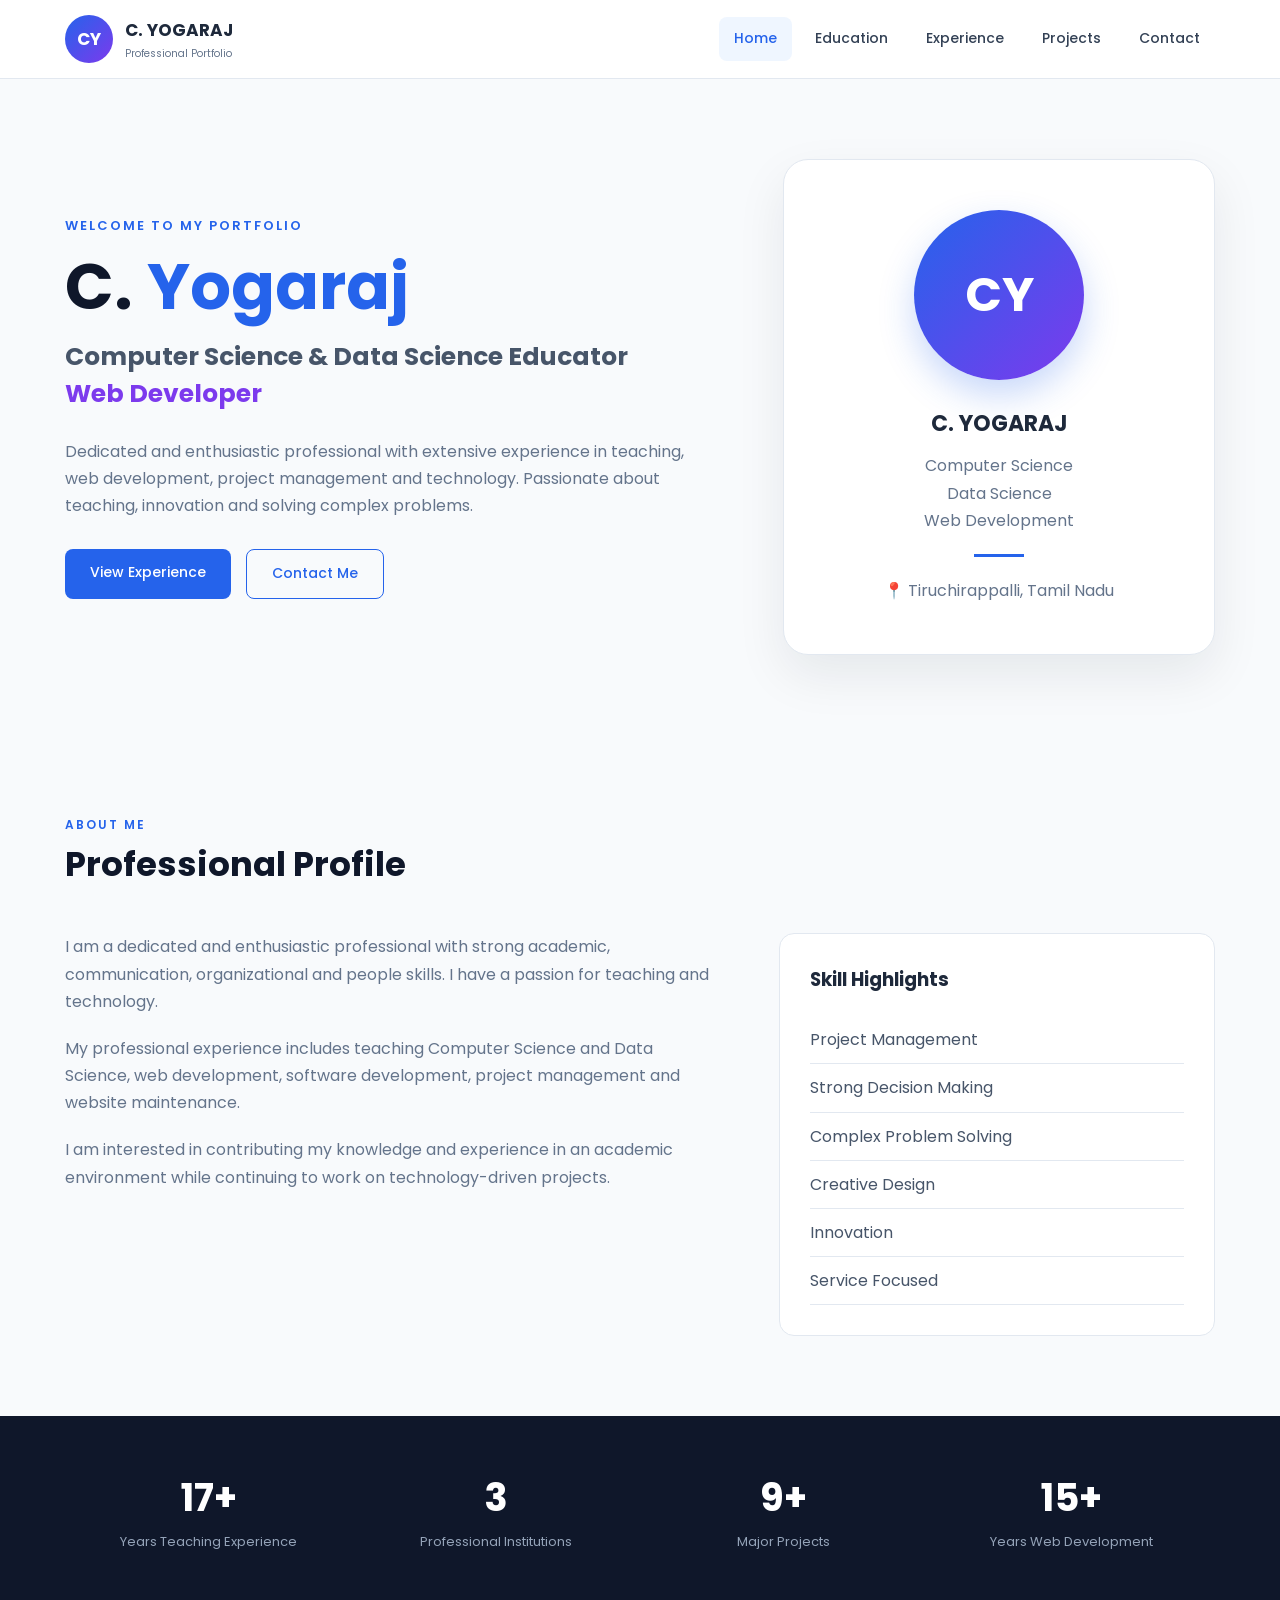
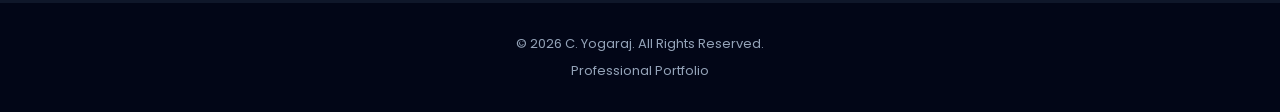
<file: index.html>
<!DOCTYPE html>
<html lang="en">
<head>
    <meta charset="UTF-8">
    <meta name="viewport" content="width=device-width, initial-scale=1.0">

    <title>C. Yogaraj | Portfolio</title>

    <link rel="stylesheet" href="style.css">

    <link rel="preconnect" href="https://fonts.googleapis.com">
    <link rel="preconnect" href="https://fonts.gstatic.com" crossorigin>
    <link href="https://fonts.googleapis.com/css2?family=Poppins:wght@300;400;500;600;700&display=swap" rel="stylesheet">
</head>

<body>

<!-- Navigation -->
<header>
    <nav class="navbar">

        <div class="logo">
            <span>CY</span>
            <div>
                <strong>C. YOGARAJ</strong>
                <small>Professional Portfolio</small>
            </div>
        </div>

        <ul class="nav-links">
            <li><a href="index.html" class="active">Home</a></li>
            <li><a href="education.html">Education</a></li>
            <li><a href="experience.html">Experience</a></li>
            <li><a href="projects.html">Projects</a></li>
            <li><a href="contact.html">Contact</a></li>
        </ul>

    </nav>
</header>


<!-- Hero Section -->
<section class="hero">

    <div class="hero-content">

        <p class="welcome">WELCOME TO MY PORTFOLIO</p>

        <h1>
            C. <span>Yogaraj</span>
        </h1>

        <h2>
            Computer Science & Data Science Educator
            <br>
            <span>Web Developer</span>
        </h2>

        <p class="hero-text">
            Dedicated and enthusiastic professional with extensive experience
            in teaching, web development, project management and technology.
            Passionate about teaching, innovation and solving complex problems.
        </p>

        <div class="hero-buttons">
            <a href="experience.html" class="btn">View Experience</a>
            <a href="contact.html" class="btn btn-outline">Contact Me</a>
        </div>

    </div>


    <div class="hero-card">

        <div class="profile-circle">
            CY
        </div>

        <h3>C. YOGARAJ</h3>

        <p>
            Computer Science<br>
            Data Science<br>
            Web Development
        </p>

        <div class="mini-line"></div>

        <p class="location">
            📍 Tiruchirappalli, Tamil Nadu
        </p>

    </div>

</section>


<!-- About -->
<section class="section">

    <div class="section-title">
        <p>ABOUT ME</p>
        <h2>Professional Profile</h2>
    </div>

    <div class="about-grid">

        <div class="about-text">

            <p>
                I am a dedicated and enthusiastic professional with strong
                academic, communication, organizational and people skills.
                I have a passion for teaching and technology.
            </p>

            <p>
                My professional experience includes teaching Computer Science
                and Data Science, web development, software development,
                project management and website maintenance.
            </p>

            <p>
                I am interested in contributing my knowledge and experience
                in an academic environment while continuing to work on
                technology-driven projects.
            </p>

        </div>


        <div class="skills-box">

            <h3>Skill Highlights</h3>

            <div class="skill-item">
                <span>Project Management</span>
            </div>

            <div class="skill-item">
                <span>Strong Decision Making</span>
            </div>

            <div class="skill-item">
                <span>Complex Problem Solving</span>
            </div>

            <div class="skill-item">
                <span>Creative Design</span>
            </div>

            <div class="skill-item">
                <span>Innovation</span>
            </div>

            <div class="skill-item">
                <span>Service Focused</span>
            </div>

        </div>

    </div>

</section>


<!-- Quick Stats -->
<section class="stats-section">

    <div class="stat">
        <h2>17+</h2>
        <p>Years Teaching Experience</p>
    </div>

    <div class="stat">
        <h2>3</h2>
        <p>Professional Institutions</p>
    </div>

    <div class="stat">
        <h2>9+</h2>
        <p>Major Projects</p>
    </div>

    <div class="stat">
        <h2>15+</h2>
        <p>Years Web Development</p>
    </div>

</section>


<!-- Footer -->
<footer>
    <p>© 2026 C. Yogaraj. All Rights Reserved.</p>
    <p>Professional Portfolio</p>
</footer>

</body>
</html>
</file>
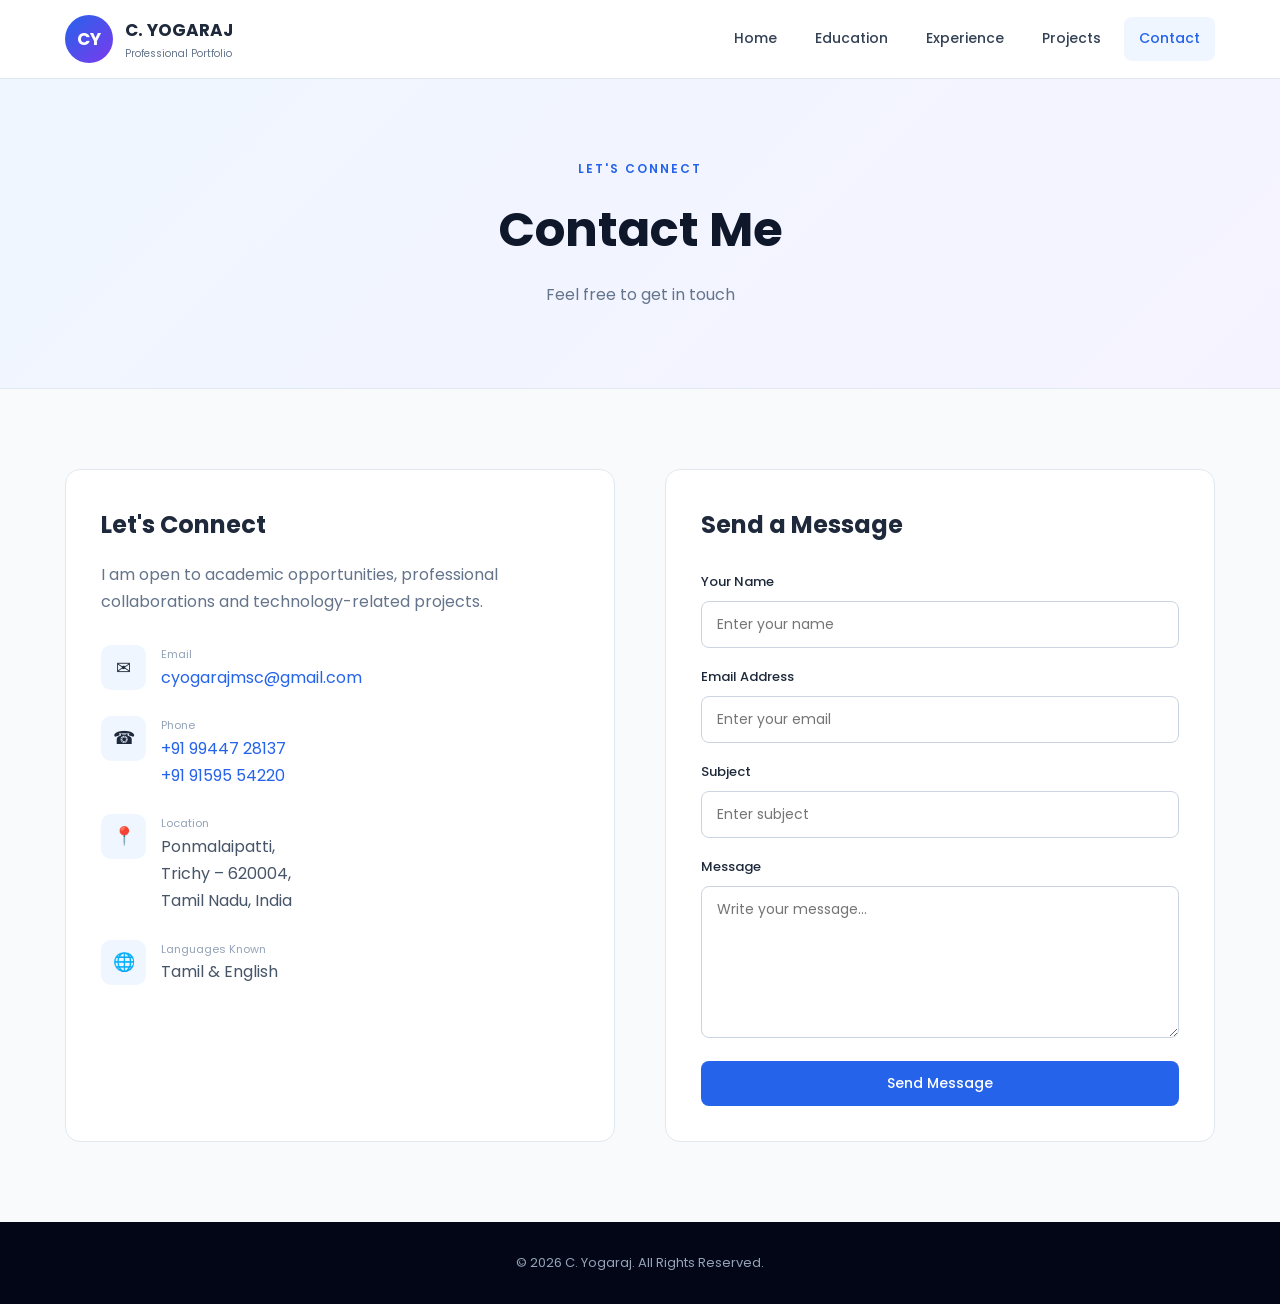
<file: contact.html>
<!DOCTYPE html>
<html lang="en">

<head>

    <meta charset="UTF-8">
    <meta name="viewport" content="width=device-width, initial-scale=1.0">

    <title>Contact | C. Yogaraj</title>

    <link rel="stylesheet" href="style.css">

    <link rel="preconnect" href="https://fonts.googleapis.com">
    <link rel="preconnect" href="https://fonts.gstatic.com" crossorigin>

    <link href="https://fonts.googleapis.com/css2?family=Poppins:wght@300;400;500;600;700&display=swap"
          rel="stylesheet">

</head>

<body>


<header>

    <nav class="navbar">

        <div class="logo">

            <span>CY</span>

            <div>
                <strong>C. YOGARAJ</strong>
                <small>Professional Portfolio</small>
            </div>

        </div>

        <ul class="nav-links">

            <li>
                <a href="index.html">Home</a>
            </li>

            <li>
                <a href="education.html">Education</a>
            </li>

            <li>
                <a href="experience.html">Experience</a>
            </li>

            <li>
                <a href="projects.html">Projects</a>
            </li>

            <li>
                <a href="contact.html" class="active">Contact</a>
            </li>

        </ul>

    </nav>

</header>


<section class="page-banner">

    <p>LET'S CONNECT</p>

    <h1>Contact Me</h1>

    <span>
        Feel free to get in touch
    </span>

</section>


<section class="section contact-section">


    <div class="contact-grid">


        <!-- Contact Details -->

        <div class="contact-info">

            <h2>
                Let's Connect
            </h2>

            <p>
                I am open to academic opportunities, professional
                collaborations and technology-related projects.
            </p>


            <div class="contact-item">

                <div class="contact-icon">
                    ✉
                </div>

                <div>
                    <small>Email</small>

                    <a href="mailto:cyogarajmsc@gmail.com">
                        cyogarajmsc@gmail.com
                    </a>
                </div>

            </div>


            <div class="contact-item">

                <div class="contact-icon">
                    ☎
                </div>

                <div>
                    <small>Phone</small>

                    <a href="tel:+919944728137">
                        +91 99447 28137
                    </a>

                    <a href="tel:+919159554220">
                        +91 91595 54220
                    </a>

                </div>

            </div>


            <div class="contact-item">

                <div class="contact-icon">
                    📍
                </div>

                <div>

                    <small>Location</small>

                    <p>
                        Ponmalaipatti,<br>
                        Trichy – 620004,<br>
                        Tamil Nadu, India
                    </p>

                </div>

            </div>


            <div class="contact-item">

                <div class="contact-icon">
                    🌐
                </div>

                <div>

                    <small>Languages Known</small>

                    <p>
                        Tamil & English
                    </p>

                </div>

            </div>

        </div>


        <!-- Contact Form -->

        <div class="contact-form">

            <h2>
                Send a Message
            </h2>

            <form action="#" method="post">

                <label>Your Name</label>

                <input
                    type="text"
                    name="name"
                    placeholder="Enter your name"
                    required
                >


                <label>Email Address</label>

                <input
                    type="email"
                    name="email"
                    placeholder="Enter your email"
                    required
                >


                <label>Subject</label>

                <input
                    type="text"
                    name="subject"
                    placeholder="Enter subject"
                >


                <label>Message</label>

                <textarea
                    name="message"
                    rows="6"
                    placeholder="Write your message..."
                    required
                ></textarea>


                <button type="submit" class="btn">
                    Send Message
                </button>

            </form>

        </div>


    </div>

</section>


<footer>

    <p>© 2026 C. Yogaraj. All Rights Reserved.</p>

</footer>


</body>
</html>
</file>
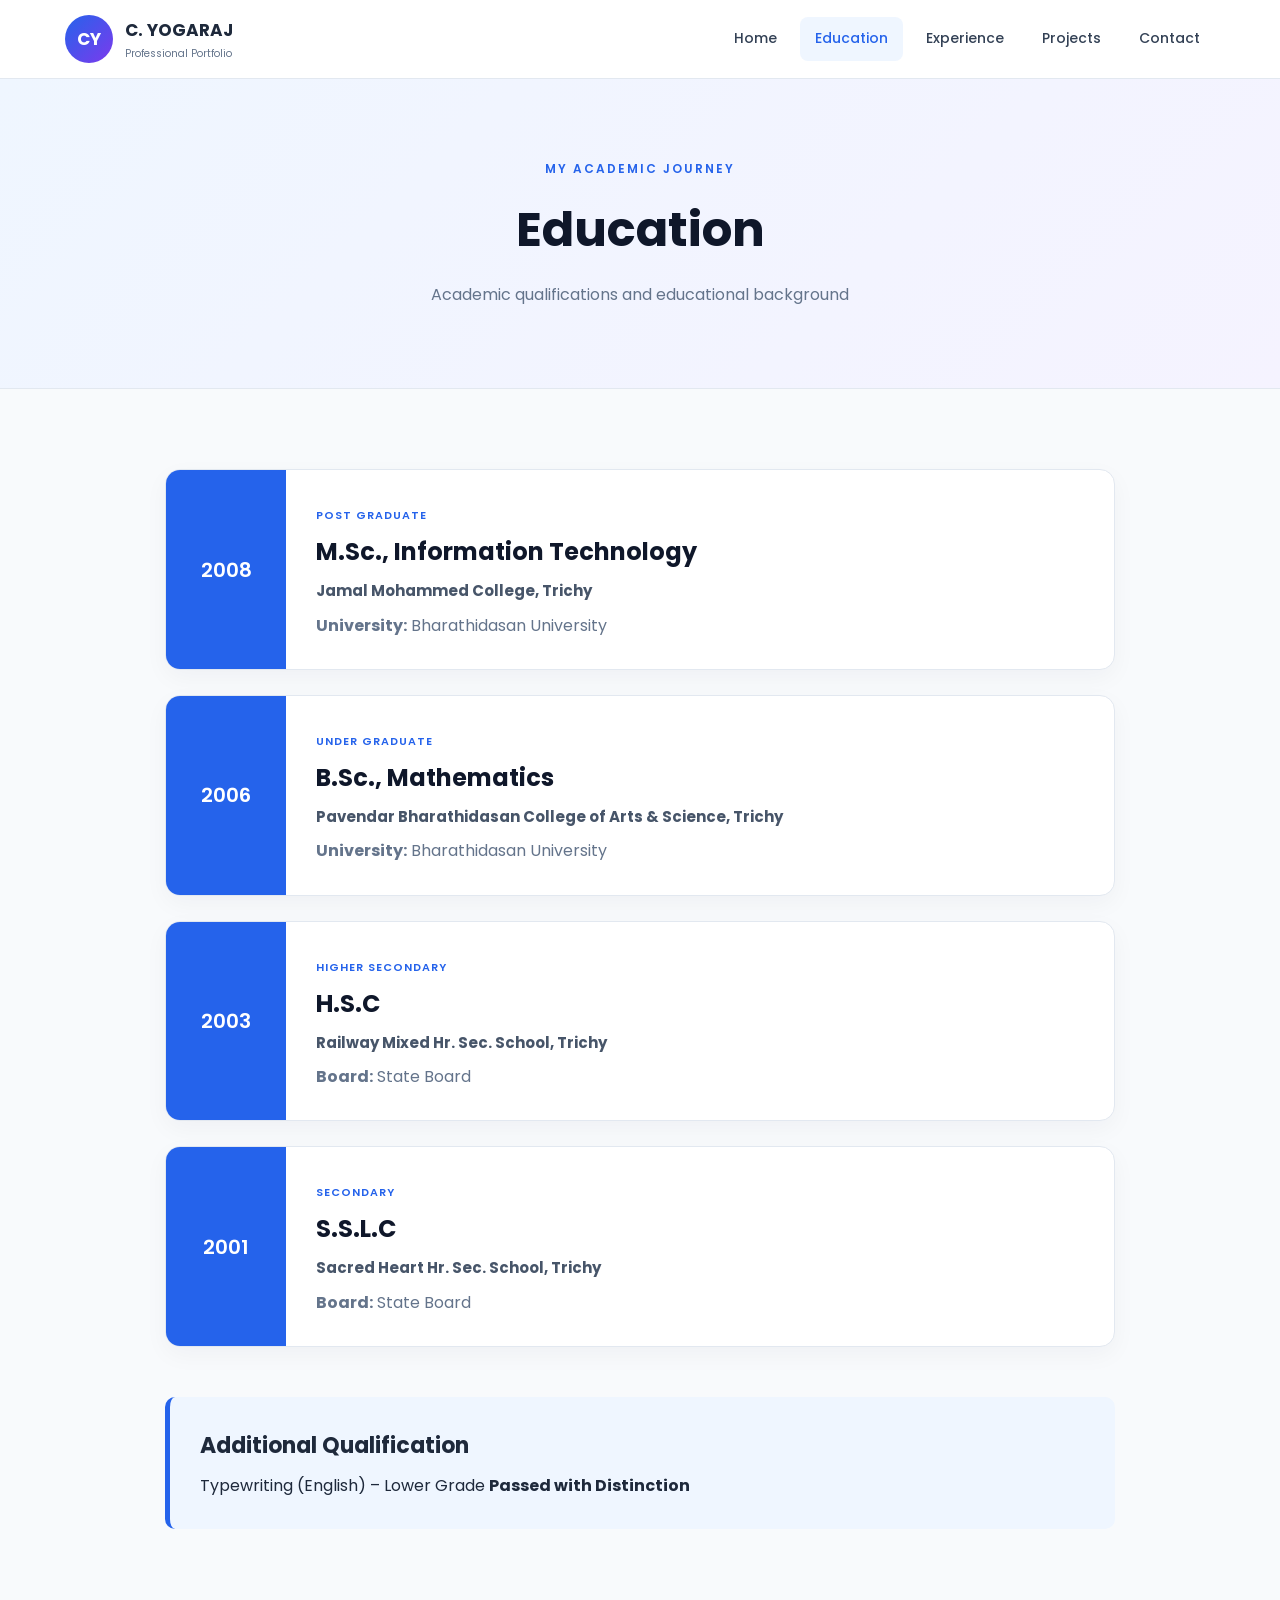
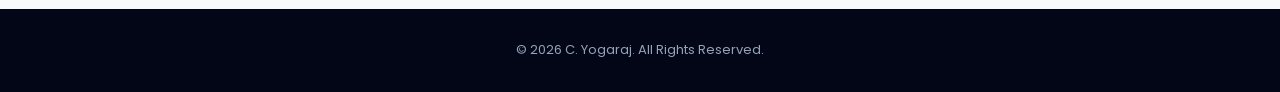
<file: education.html>
<!DOCTYPE html>
<html lang="en">

<head>

    <meta charset="UTF-8">
    <meta name="viewport" content="width=device-width, initial-scale=1.0">

    <title>Education | C. Yogaraj</title>

    <link rel="stylesheet" href="style.css">

    <link rel="preconnect" href="https://fonts.googleapis.com">
    <link rel="preconnect" href="https://fonts.gstatic.com" crossorigin>

    <link href="https://fonts.googleapis.com/css2?family=Poppins:wght@300;400;500;600;700&display=swap"
          rel="stylesheet">

</head>

<body>


<header>

    <nav class="navbar">

        <div class="logo">

            <span>CY</span>

            <div>
                <strong>C. YOGARAJ</strong>
                <small>Professional Portfolio</small>
            </div>

        </div>

        <ul class="nav-links">

            <li>
                <a href="index.html">Home</a>
            </li>

            <li>
                <a href="education.html" class="active">Education</a>
            </li>

            <li>
                <a href="experience.html">Experience</a>
            </li>

            <li>
                <a href="projects.html">Projects</a>
            </li>

            <li>
                <a href="contact.html">Contact</a>
            </li>

        </ul>

    </nav>

</header>


<!-- Page Banner -->

<section class="page-banner">

    <p>MY ACADEMIC JOURNEY</p>

    <h1>Education</h1>

    <span>
        Academic qualifications and educational background
    </span>

</section>


<!-- Education -->

<section class="section">

    <div class="education-container">


        <!-- M.Sc -->

        <div class="education-card">

            <div class="education-year">
                2008
            </div>

            <div class="education-content">

                <span class="education-level">
                    POST GRADUATE
                </span>

                <h2>M.Sc., Information Technology</h2>

                <h3>
                    Jamal Mohammed College, Trichy
                </h3>

                <p>
                    <strong>University:</strong>
                    Bharathidasan University
                </p>

            </div>

        </div>


        <!-- B.Sc -->

        <div class="education-card">

            <div class="education-year">
                2006
            </div>

            <div class="education-content">

                <span class="education-level">
                    UNDER GRADUATE
                </span>

                <h2>B.Sc., Mathematics</h2>

                <h3>
                    Pavendar Bharathidasan College of Arts & Science, Trichy
                </h3>

                <p>
                    <strong>University:</strong>
                    Bharathidasan University
                </p>

            </div>

        </div>


        <!-- HSC -->

        <div class="education-card">

            <div class="education-year">
                2003
            </div>

            <div class="education-content">

                <span class="education-level">
                    HIGHER SECONDARY
                </span>

                <h2>H.S.C</h2>

                <h3>
                    Railway Mixed Hr. Sec. School, Trichy
                </h3>

                <p>
                    <strong>Board:</strong>
                    State Board
                </p>

            </div>

        </div>


        <!-- SSLC -->

        <div class="education-card">

            <div class="education-year">
                2001
            </div>

            <div class="education-content">

                <span class="education-level">
                    SECONDARY
                </span>

                <h2>S.S.L.C</h2>

                <h3>
                    Sacred Heart Hr. Sec. School, Trichy
                </h3>

                <p>
                    <strong>Board:</strong>
                    State Board
                </p>

            </div>

        </div>


    </div>


    <!-- Additional Qualification -->

    <div class="additional-box">

        <h2>Additional Qualification</h2>

        <p>
            Typewriting (English) – Lower Grade
            <strong>Passed with Distinction</strong>
        </p>

    </div>

</section>


<footer>

    <p>© 2026 C. Yogaraj. All Rights Reserved.</p>

</footer>


</body>
</html>
</file>
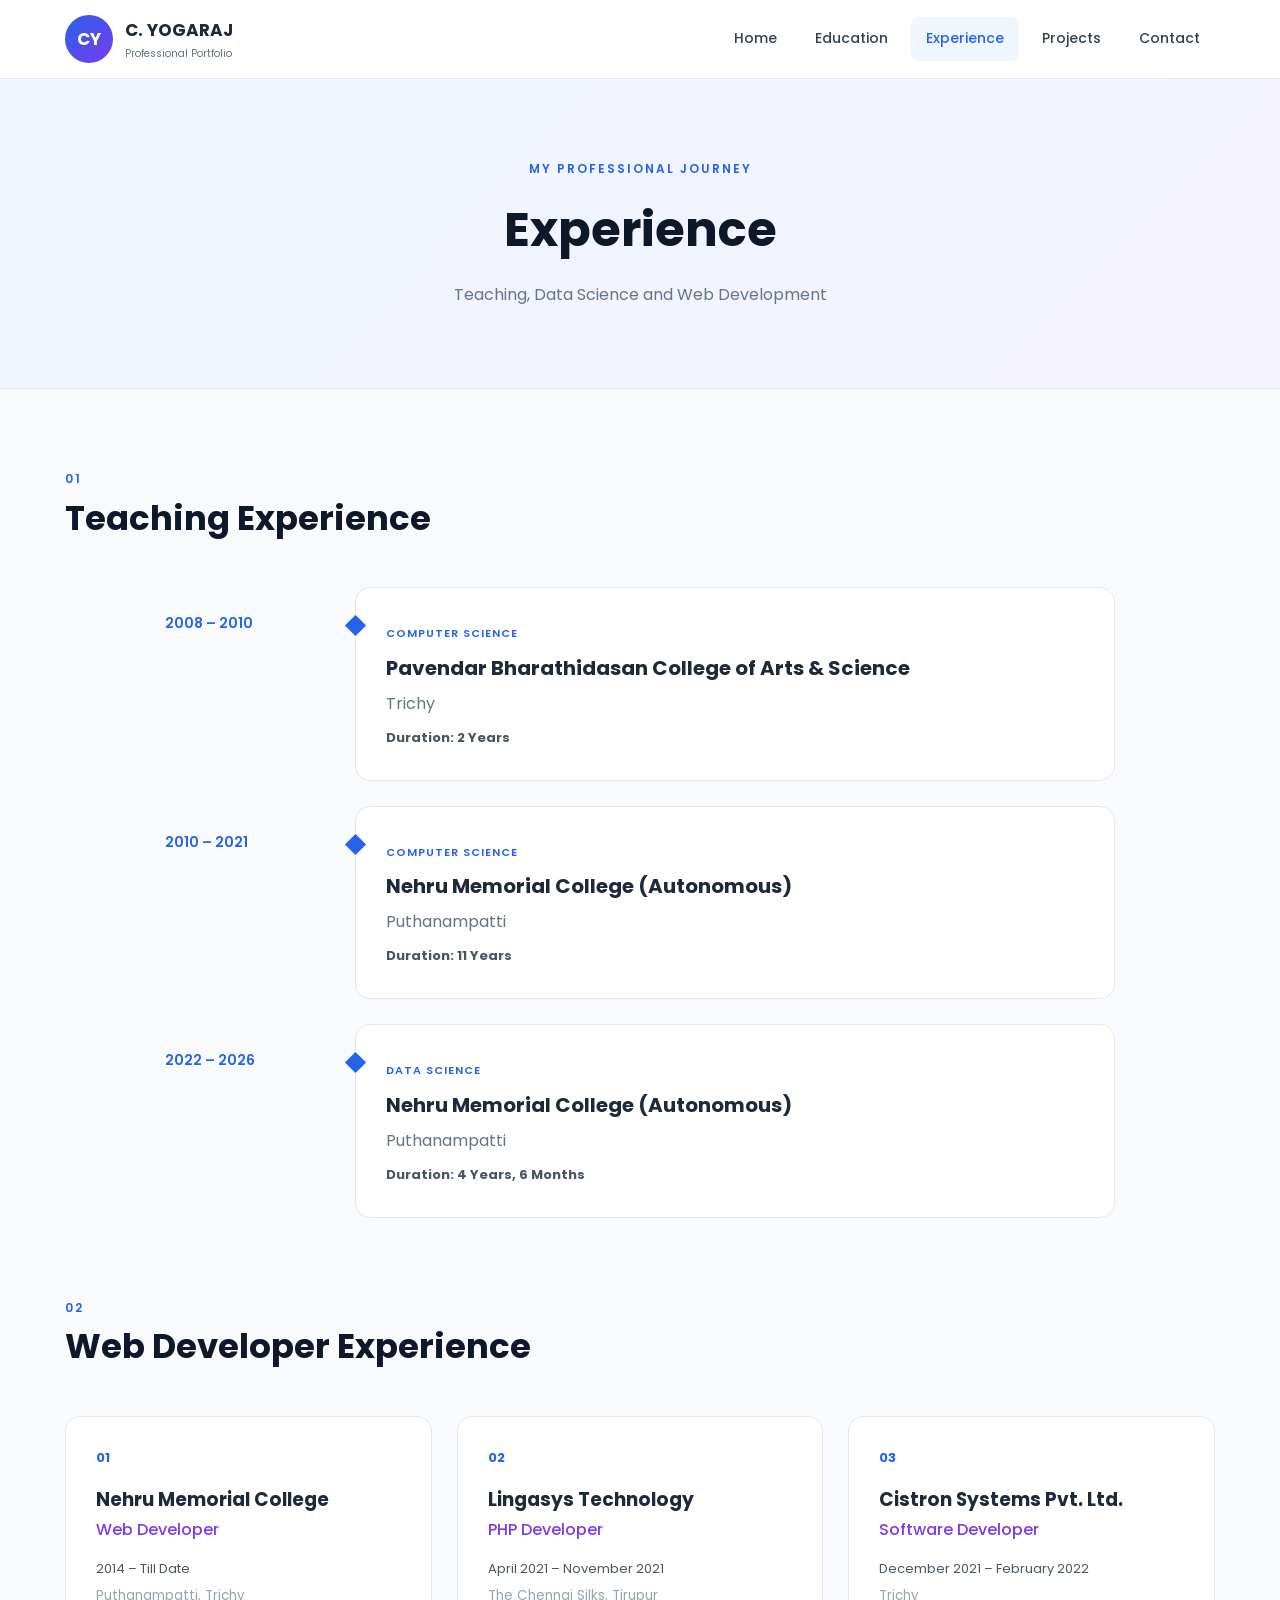
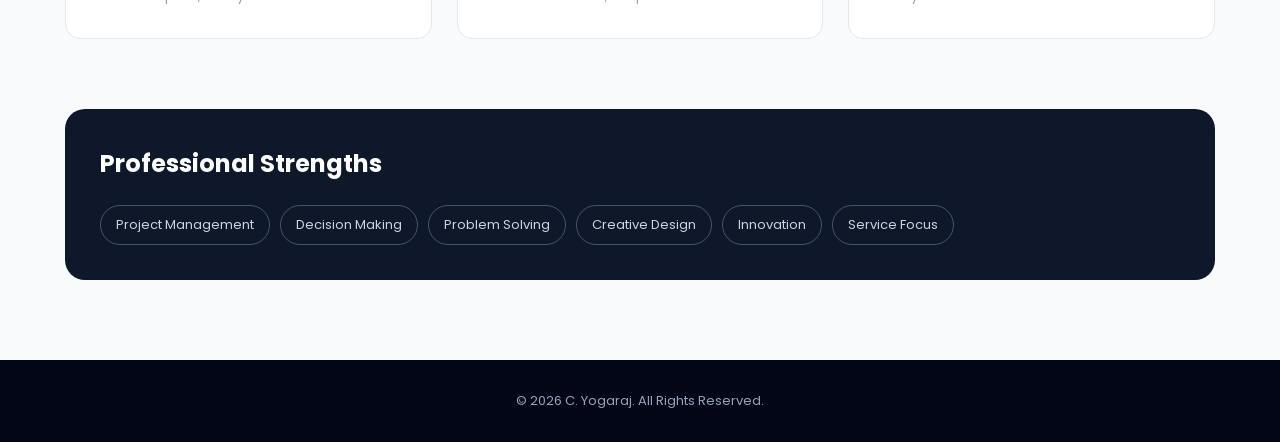
<file: experience.html>
<!DOCTYPE html>
<html lang="en">

<head>

    <meta charset="UTF-8">
    <meta name="viewport" content="width=device-width, initial-scale=1.0">

    <title>Experience | C. Yogaraj</title>

    <link rel="stylesheet" href="style.css">

    <link rel="preconnect" href="https://fonts.googleapis.com">
    <link rel="preconnect" href="https://fonts.gstatic.com" crossorigin>

    <link href="https://fonts.googleapis.com/css2?family=Poppins:wght@300;400;500;600;700&display=swap"
          rel="stylesheet">

</head>

<body>


<header>

    <nav class="navbar">

        <div class="logo">

            <span>CY</span>

            <div>
                <strong>C. YOGARAJ</strong>
                <small>Professional Portfolio</small>
            </div>

        </div>

        <ul class="nav-links">

            <li>
                <a href="index.html">Home</a>
            </li>

            <li>
                <a href="education.html">Education</a>
            </li>

            <li>
                <a href="experience.html" class="active">Experience</a>
            </li>

            <li>
                <a href="projects.html">Projects</a>
            </li>

            <li>
                <a href="contact.html">Contact</a>
            </li>

        </ul>

    </nav>

</header>


<section class="page-banner">

    <p>MY PROFESSIONAL JOURNEY</p>

    <h1>Experience</h1>

    <span>
        Teaching, Data Science and Web Development
    </span>

</section>


<section class="section">


    <div class="section-title">

        <p>01</p>

        <h2>Teaching Experience</h2>

    </div>


    <div class="timeline">


        <!-- Experience 1 -->

        <div class="timeline-item">

            <div class="timeline-date">
                2008 – 2010
            </div>

            <div class="timeline-content">

                <span>COMPUTER SCIENCE</span>

                <h2>
                    Pavendar Bharathidasan College
                    of Arts & Science
                </h2>

                <p>
                    Trichy
                </p>

                <strong>
                    Duration: 2 Years
                </strong>

            </div>

        </div>


        <!-- Experience 2 -->

        <div class="timeline-item">

            <div class="timeline-date">
                2010 – 2021
            </div>

            <div class="timeline-content">

                <span>COMPUTER SCIENCE</span>

                <h2>
                    Nehru Memorial College
                    (Autonomous)
                </h2>

                <p>
                    Puthanampatti
                </p>

                <strong>
                    Duration: 11 Years
                </strong>

            </div>

        </div>


        <!-- Experience 3 -->

        <div class="timeline-item">

            <div class="timeline-date">
                2022 – 2026
            </div>

            <div class="timeline-content">

                <span>DATA SCIENCE</span>

                <h2>
                    Nehru Memorial College
                    (Autonomous)
                </h2>

                <p>
                    Puthanampatti
                </p>

                <strong>
                    Duration: 4 Years, 6 Months
                </strong>

            </div>

        </div>

    </div>


    <!-- Web Developer -->

    <div class="section-title experience-title">

        <p>02</p>

        <h2>Web Developer Experience</h2>

    </div>


    <div class="developer-grid">


        <div class="developer-card">

            <div class="number">
                01
            </div>

            <h3>
                Nehru Memorial College
            </h3>

            <p>
                Web Developer
            </p>

            <span>
                2014 – Till Date
            </span>

            <small>
                Puthanampatti, Trichy
            </small>

        </div>


        <div class="developer-card">

            <div class="number">
                02
            </div>

            <h3>
                Lingasys Technology
            </h3>

            <p>
                PHP Developer
            </p>

            <span>
                April 2021 – November 2021
            </span>

            <small>
                The Chennai Silks, Tirupur
            </small>

        </div>


        <div class="developer-card">

            <div class="number">
                03
            </div>

            <h3>
                Cistron Systems Pvt. Ltd.
            </h3>

            <p>
                Software Developer
            </p>

            <span>
                December 2021 – February 2022
            </span>

            <small>
                Trichy
            </small>

        </div>


    </div>


    <!-- Skills -->

    <div class="skills-section">

        <h2>Professional Strengths</h2>

        <div class="skills-list">

            <span>Project Management</span>
            <span>Decision Making</span>
            <span>Problem Solving</span>
            <span>Creative Design</span>
            <span>Innovation</span>
            <span>Service Focus</span>

        </div>

    </div>


</section>


<footer>

    <p>© 2026 C. Yogaraj. All Rights Reserved.</p>

</footer>


</body>
</html>
</file>
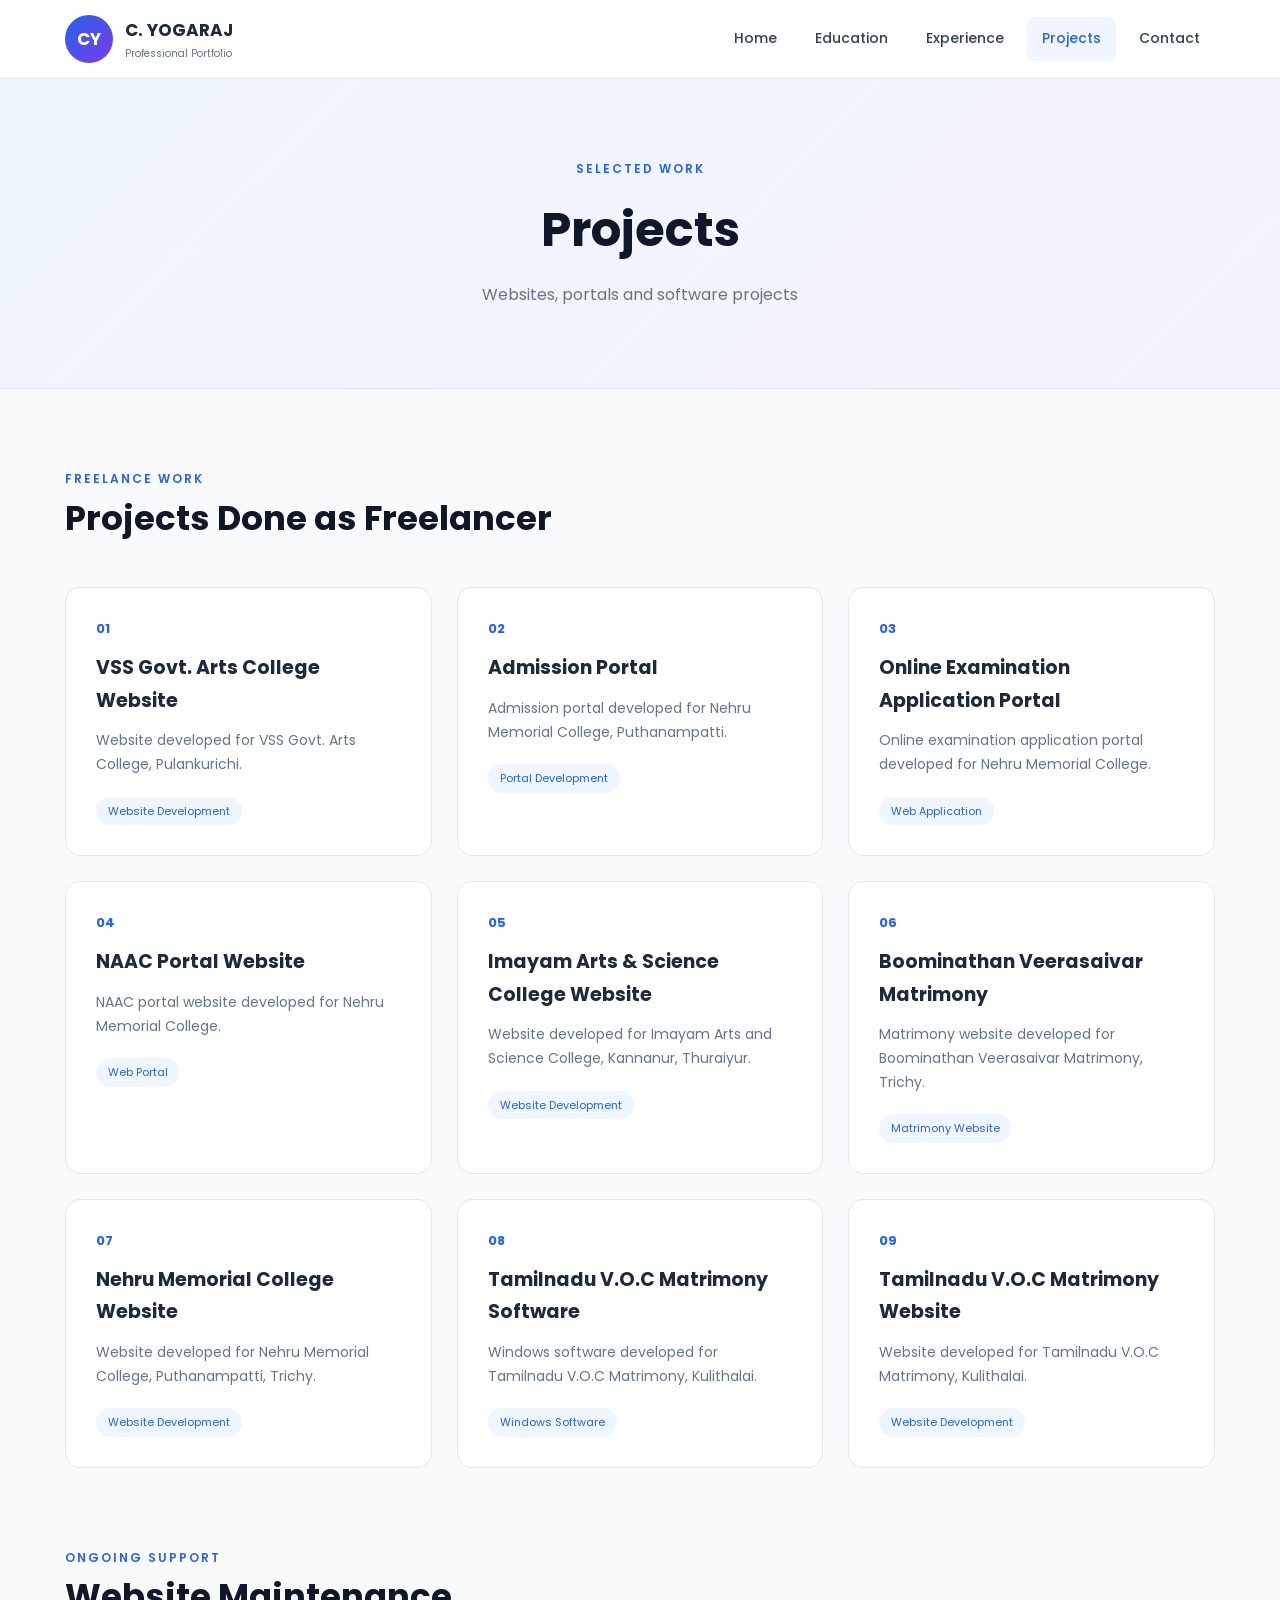
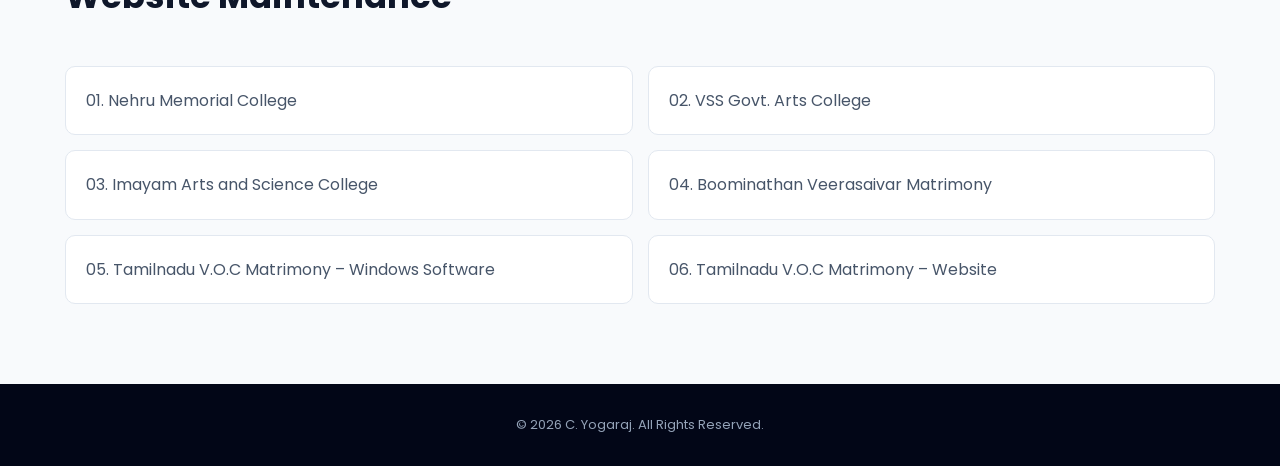
<file: projects.html>
<!DOCTYPE html>
<html lang="en">

<head>

    <meta charset="UTF-8">
    <meta name="viewport" content="width=device-width, initial-scale=1.0">

    <title>Projects | C. Yogaraj</title>

    <link rel="stylesheet" href="style.css">

    <link rel="preconnect" href="https://fonts.googleapis.com">
    <link rel="preconnect" href="https://fonts.gstatic.com" crossorigin>

    <link href="https://fonts.googleapis.com/css2?family=Poppins:wght@300;400;500;600;700&display=swap"
          rel="stylesheet">

</head>

<body>


<header>

    <nav class="navbar">

        <div class="logo">

            <span>CY</span>

            <div>
                <strong>C. YOGARAJ</strong>
                <small>Professional Portfolio</small>
            </div>

        </div>

        <ul class="nav-links">

            <li>
                <a href="index.html">Home</a>
            </li>

            <li>
                <a href="education.html">Education</a>
            </li>

            <li>
                <a href="experience.html">Experience</a>
            </li>

            <li>
                <a href="projects.html" class="active">Projects</a>
            </li>

            <li>
                <a href="contact.html">Contact</a>
            </li>

        </ul>

    </nav>

</header>


<section class="page-banner">

    <p>SELECTED WORK</p>

    <h1>Projects</h1>

    <span>
        Websites, portals and software projects
    </span>

</section>


<section class="section">


    <div class="section-title">

        <p>FREELANCE WORK</p>

        <h2>Projects Done as Freelancer</h2>

    </div>


    <div class="project-grid">


        <div class="project-card">

            <div class="project-number">
                01
            </div>

            <h3>
                VSS Govt. Arts College Website
            </h3>

            <p>
                Website developed for VSS Govt. Arts College,
                Pulankurichi.
            </p>

            <span>Website Development</span>

        </div>


        <div class="project-card">

            <div class="project-number">
                02
            </div>

            <h3>
                Admission Portal
            </h3>

            <p>
                Admission portal developed for Nehru Memorial College,
                Puthanampatti.
            </p>

            <span>Portal Development</span>

        </div>


        <div class="project-card">

            <div class="project-number">
                03
            </div>

            <h3>
                Online Examination Application Portal
            </h3>

            <p>
                Online examination application portal developed for
                Nehru Memorial College.
            </p>

            <span>Web Application</span>

        </div>


        <div class="project-card">

            <div class="project-number">
                04
            </div>

            <h3>
                NAAC Portal Website
            </h3>

            <p>
                NAAC portal website developed for Nehru Memorial College.
            </p>

            <span>Web Portal</span>

        </div>


        <div class="project-card">

            <div class="project-number">
                05
            </div>

            <h3>
                Imayam Arts & Science College Website
            </h3>

            <p>
                Website developed for Imayam Arts and Science College,
                Kannanur, Thuraiyur.
            </p>

            <span>Website Development</span>

        </div>


        <div class="project-card">

            <div class="project-number">
                06
            </div>

            <h3>
                Boominathan Veerasaivar Matrimony
            </h3>

            <p>
                Matrimony website developed for Boominathan
                Veerasaivar Matrimony, Trichy.
            </p>

            <span>Matrimony Website</span>

        </div>


        <div class="project-card">

            <div class="project-number">
                07
            </div>

            <h3>
                Nehru Memorial College Website
            </h3>

            <p>
                Website developed for Nehru Memorial College,
                Puthanampatti, Trichy.
            </p>

            <span>Website Development</span>

        </div>


        <div class="project-card">

            <div class="project-number">
                08
            </div>

            <h3>
                Tamilnadu V.O.C Matrimony Software
            </h3>

            <p>
                Windows software developed for Tamilnadu V.O.C
                Matrimony, Kulithalai.
            </p>

            <span>Windows Software</span>

        </div>


        <div class="project-card">

            <div class="project-number">
                09
            </div>

            <h3>
                Tamilnadu V.O.C Matrimony Website
            </h3>

            <p>
                Website developed for Tamilnadu V.O.C Matrimony,
                Kulithalai.
            </p>

            <span>Website Development</span>

        </div>


    </div>


    <!-- Website Maintenance -->

    <div class="section-title project-maintenance">

        <p>ONGOING SUPPORT</p>

        <h2>Website Maintenance</h2>

    </div>


    <div class="maintenance-grid">

        <div>01. Nehru Memorial College</div>

        <div>02. VSS Govt. Arts College</div>

        <div>03. Imayam Arts and Science College</div>

        <div>04. Boominathan Veerasaivar Matrimony</div>

        <div>05. Tamilnadu V.O.C Matrimony – Windows Software</div>

        <div>06. Tamilnadu V.O.C Matrimony – Website</div>

    </div>


</section>


<footer>

    <p>© 2026 C. Yogaraj. All Rights Reserved.</p>

</footer>


</body>
</html>
</file>
<file: style.css>
* {
    margin: 0;
    padding: 0;
    box-sizing: border-box;
}

html {
    scroll-behavior: smooth;
}

body {
    font-family: 'Poppins', sans-serif;
    color: #1e293b;
    background: #f8fafc;
    line-height: 1.7;
}


/* =========================
   NAVIGATION
========================= */

header {
    background: #ffffff;
    border-bottom: 1px solid #e2e8f0;
    position: sticky;
    top: 0;
    z-index: 1000;
}

.navbar {
    max-width: 1200px;
    margin: auto;
    min-height: 78px;
    padding: 0 25px;

    display: flex;
    align-items: center;
    justify-content: space-between;
}

.logo {
    display: flex;
    align-items: center;
    gap: 12px;
}

.logo > span {
    width: 48px;
    height: 48px;

    display: flex;
    align-items: center;
    justify-content: center;

    border-radius: 50%;

    background: linear-gradient(135deg, #2563eb, #7c3aed);

    color: white;
    font-size: 17px;
    font-weight: 700;
}

.logo strong {
    display: block;
    font-size: 17px;
}

.logo small {
    display: block;
    color: #64748b;
    font-size: 10px;
}


.nav-links {
    display: flex;
    gap: 8px;
    list-style: none;
}

.nav-links a {
    display: block;
    padding: 10px 15px;

    text-decoration: none;
    color: #334155;

    font-size: 14px;
    font-weight: 500;

    border-radius: 8px;

    transition: 0.3s;
}

.nav-links a:hover,
.nav-links a.active {
    background: #eff6ff;
    color: #2563eb;
}


/* =========================
   HERO
========================= */

.hero {
    max-width: 1200px;
    min-height: 620px;

    margin: auto;
    padding: 80px 25px;

    display: grid;
    grid-template-columns: 1.5fr 1fr;
    align-items: center;
    gap: 70px;
}

.welcome {
    color: #2563eb;
    font-size: 13px;
    font-weight: 600;
    letter-spacing: 2px;
}

.hero h1 {
    font-size: 64px;
    line-height: 1.1;
    margin: 15px 0;
    color: #0f172a;
}

.hero h1 span {
    color: #2563eb;
}

.hero h2 {
    font-size: 25px;
    line-height: 1.5;
    color: #475569;
}

.hero h2 span {
    color: #7c3aed;
}

.hero-text {
    max-width: 650px;
    margin: 25px 0;

    color: #64748b;
    font-size: 16px;
}


.hero-buttons {
    display: flex;
    gap: 15px;
    margin-top: 30px;
}


/* =========================
   BUTTONS
========================= */

.btn {
    display: inline-block;

    padding: 12px 25px;

    border: none;
    border-radius: 8px;

    background: #2563eb;
    color: white;

    text-decoration: none;
    font-family: inherit;
    font-size: 14px;
    font-weight: 500;

    cursor: pointer;

    transition: 0.3s;
}

.btn:hover {
    background: #1d4ed8;
    transform: translateY(-2px);
}

.btn-outline {
    background: transparent;
    color: #2563eb;
    border: 1px solid #2563eb;
}

.btn-outline:hover {
    background: #2563eb;
    color: white;
}


/* =========================
   HERO CARD
========================= */

.hero-card {
    background: white;

    padding: 50px 30px;

    text-align: center;

    border-radius: 25px;

    box-shadow: 0 20px 50px rgba(15, 23, 42, 0.08);

    border: 1px solid #e2e8f0;
}

.profile-circle {
    width: 170px;
    height: 170px;

    margin: auto;

    display: flex;
    align-items: center;
    justify-content: center;

    border-radius: 50%;

    background: linear-gradient(
        135deg,
        #2563eb,
        #7c3aed
    );

    color: white;

    font-size: 48px;
    font-weight: 700;

    box-shadow: 0 15px 35px rgba(37, 99, 235, 0.25);
}

.hero-card h3 {
    margin-top: 25px;
    font-size: 22px;
}

.hero-card p {
    color: #64748b;
    margin-top: 10px;
}

.mini-line {
    width: 50px;
    height: 3px;

    margin: 20px auto;

    background: #2563eb;
}


/* =========================
   SECTIONS
========================= */

.section {
    max-width: 1200px;

    margin: auto;

    padding: 80px 25px;
}

.section-title {
    margin-bottom: 40px;
}

.section-title p {
    color: #2563eb;

    font-size: 12px;
    font-weight: 600;

    letter-spacing: 2px;
}

.section-title h2 {
    font-size: 34px;
    color: #0f172a;
}


/* =========================
   ABOUT
========================= */

.about-grid {
    display: grid;
    grid-template-columns: 1.5fr 1fr;

    gap: 60px;
}

.about-text p {
    margin-bottom: 20px;
    color: #64748b;
}


.skills-box {
    background: white;

    padding: 30px;

    border-radius: 15px;

    border: 1px solid #e2e8f0;
}

.skills-box h3 {
    margin-bottom: 20px;
}

.skill-item {
    padding: 10px 0;

    border-bottom: 1px solid #e2e8f0;

    color: #475569;
}


/* =========================
   STATS
========================= */

.stats-section {
    background: #0f172a;

    display: grid;
    grid-template-columns: repeat(4, 1fr);

    padding: 50px max(25px, calc((100% - 1150px) / 2));

    text-align: center;
}

.stat h2 {
    color: white;
    font-size: 38px;
}

.stat p {
    color: #94a3b8;
    font-size: 13px;
}


/* =========================
   PAGE BANNER
========================= */

.page-banner {
    padding: 80px 25px;

    text-align: center;

    background:
        linear-gradient(
            135deg,
            #eff6ff,
            #f5f3ff
        );

    border-bottom: 1px solid #e2e8f0;
}

.page-banner p {
    color: #2563eb;

    font-size: 12px;
    font-weight: 600;

    letter-spacing: 2px;
}

.page-banner h1 {
    margin: 10px 0;

    color: #0f172a;

    font-size: 48px;
}

.page-banner span {
    color: #64748b;
}


/* =========================
   EDUCATION
========================= */

.education-container {
    max-width: 950px;
    margin: auto;
}

.education-card {
    display: grid;
    grid-template-columns: 120px 1fr;

    background: white;

    margin-bottom: 25px;

    border-radius: 15px;

    border: 1px solid #e2e8f0;

    overflow: hidden;

    box-shadow: 0 8px 25px rgba(15, 23, 42, 0.04);
}

.education-year {
    display: flex;
    align-items: center;
    justify-content: center;

    background: #2563eb;

    color: white;

    font-size: 20px;
    font-weight: 600;
}

.education-content {
    padding: 30px;
}

.education-level {
    color: #2563eb;

    font-size: 11px;
    font-weight: 600;

    letter-spacing: 1px;
}

.education-content h2 {
    margin: 5px 0;

    color: #0f172a;
}

.education-content h3 {
    color: #475569;
    font-size: 15px;
}

.education-content p {
    margin-top: 8px;
    color: #64748b;
}

.additional-box {
    max-width: 950px;

    margin: 50px auto 0;

    padding: 30px;

    background: #eff6ff;

    border-left: 5px solid #2563eb;

    border-radius: 10px;
}

.additional-box h2 {
    font-size: 22px;
    margin-bottom: 8px;
}


/* =========================
   EXPERIENCE
========================= */

.timeline {
    max-width: 950px;
    margin: auto;
}

.timeline-item {
    display: grid;

    grid-template-columns: 160px 1fr;

    gap: 30px;

    margin-bottom: 25px;
}

.timeline-date {
    padding-top: 25px;

    color: #2563eb;

    font-weight: 600;
    font-size: 14px;
}

.timeline-content {
    background: white;

    padding: 30px;

    border-radius: 15px;

    border: 1px solid #e2e8f0;

    position: relative;
}

.timeline-content::before {
    content: "";

    position: absolute;

    left: -8px;
    top: 30px;

    width: 15px;
    height: 15px;

    background: #2563eb;

    transform: rotate(45deg);
}

.timeline-content span {
    color: #2563eb;

    font-size: 11px;
    font-weight: 600;

    letter-spacing: 1px;
}

.timeline-content h2 {
    font-size: 20px;
    margin: 5px 0;
}

.timeline-content p {
    color: #64748b;
}

.timeline-content strong {
    display: inline-block;

    margin-top: 10px;

    color: #475569;

    font-size: 13px;
}

.experience-title {
    margin-top: 80px;
}

.developer-grid {
    display: grid;

    grid-template-columns: repeat(3, 1fr);

    gap: 25px;
}

.developer-card {
    background: white;

    padding: 30px;

    border: 1px solid #e2e8f0;

    border-radius: 15px;

    transition: 0.3s;
}

.developer-card:hover {
    transform: translateY(-5px);

    box-shadow:
        0 15px 35px rgba(15, 23, 42, 0.08);
}

.developer-card .number {
    color: #2563eb;

    font-size: 13px;
    font-weight: 700;
}

.developer-card h3 {
    margin-top: 15px;
}

.developer-card p {
    color: #7c3aed;

    font-weight: 500;
}

.developer-card span {
    display: block;

    margin-top: 15px;

    font-size: 13px;

    color: #475569;
}

.developer-card small {
    display: block;

    margin-top: 5px;

    color: #94a3b8;
}

.skills-section {
    margin-top: 70px;

    padding: 35px;

    background: #0f172a;

    border-radius: 20px;
}

.skills-section h2 {
    color: white;

    margin-bottom: 20px;
}

.skills-list {
    display: flex;

    flex-wrap: wrap;

    gap: 10px;
}

.skills-list span {
    padding: 8px 15px;

    border: 1px solid #475569;

    border-radius: 20px;

    color: #cbd5e1;

    font-size: 13px;
}


/* =========================
   PROJECTS
========================= */

.project-grid {
    display: grid;

    grid-template-columns:
        repeat(3, 1fr);

    gap: 25px;
}

.project-card {
    background: white;

    padding: 30px;

    border-radius: 15px;

    border: 1px solid #e2e8f0;

    transition: 0.3s;
}

.project-card:hover {
    transform: translateY(-6px);

    box-shadow:
        0 15px 40px rgba(15, 23, 42, 0.08);
}

.project-number {
    color: #2563eb;

    font-size: 13px;
    font-weight: 700;
}

.project-card h3 {
    margin: 12px 0;

    font-size: 19px;
}

.project-card p {
    color: #64748b;

    font-size: 14px;
}

.project-card span {
    display: inline-block;

    margin-top: 20px;

    padding: 5px 12px;

    background: #eff6ff;

    color: #2563eb;

    border-radius: 20px;

    font-size: 11px;
}

.project-maintenance {
    margin-top: 80px;
}

.maintenance-grid {
    display: grid;

    grid-template-columns:
        repeat(2, 1fr);

    gap: 15px;
}

.maintenance-grid div {
    background: white;

    padding: 20px;

    border-radius: 10px;

    border: 1px solid #e2e8f0;

    color: #475569;
}


/* =========================
   CONTACT
========================= */

.contact-grid {
    display: grid;

    grid-template-columns:
        1fr 1fr;

    gap: 50px;
}

.contact-info,
.contact-form {
    background: white;

    padding: 35px;

    border-radius: 15px;

    border: 1px solid #e2e8f0;
}

.contact-info h2,
.contact-form h2 {
    margin-bottom: 15px;
}

.contact-info > p {
    color: #64748b;

    margin-bottom: 30px;
}

.contact-item {
    display: flex;

    gap: 15px;

    margin-bottom: 25px;
}

.contact-icon {
    width: 45px;
    height: 45px;

    flex-shrink: 0;

    display: flex;
    align-items: center;
    justify-content: center;

    background: #eff6ff;

    border-radius: 10px;

    font-size: 18px;
}

.contact-item small {
    display: block;

    color: #94a3b8;

    font-size: 11px;
}

.contact-item a {
    display: block;

    color: #2563eb;

    text-decoration: none;
}

.contact-item p {
    color: #475569;
}

.contact-form form {
    display: flex;

    flex-direction: column;

    gap: 8px;
}

.contact-form label {
    margin-top: 10px;

    font-size: 13px;

    font-weight: 500;
}

.contact-form input,
.contact-form textarea {
    width: 100%;

    padding: 12px 15px;

    border: 1px solid #cbd5e1;

    border-radius: 8px;

    outline: none;

    font-family: inherit;

    font-size: 14px;
}

.contact-form input:focus,
.contact-form textarea:focus {
    border-color: #2563eb;
}

.contact-form button {
    margin-top: 15px;
}


/* =========================
   FOOTER
========================= */

footer {
    padding: 30px 20px;

    background: #020617;

    text-align: center;

    color: #94a3b8;

    font-size: 13px;
}

footer p + p {
    margin-top: 5px;
}


/* =========================
   RESPONSIVE
========================= */

@media (max-width: 900px) {

    .navbar {
        flex-direction: column;
        padding: 15px;
        gap: 15px;
    }

    .nav-links {
        flex-wrap: wrap;
        justify-content: center;
    }

    .hero {
        grid-template-columns: 1fr;
        text-align: center;
        padding-top: 60px;
    }

    .hero-text {
        margin-left: auto;
        margin-right: auto;
    }

    .hero-buttons {
        justify-content: center;
    }

    .about-grid {
        grid-template-columns: 1fr;
    }

    .stats-section {
        grid-template-columns: repeat(2, 1fr);
        gap: 30px;
    }

    .developer-grid {
        grid-template-columns: 1fr;
    }

    .project-grid {
        grid-template-columns: repeat(2, 1fr);
    }

    .contact-grid {
        grid-template-columns: 1fr;
    }

}


@media (max-width: 600px) {

    .logo {
        align-self: center;
    }

    .nav-links {
        gap: 2px;
    }

    .nav-links a {
        padding: 7px 9px;
        font-size: 12px;
    }

    .hero {
        padding: 50px 20px;
    }

    .hero h1 {
        font-size: 45px;
    }

    .hero h2 {
        font-size: 20px;
    }

    .hero-buttons {
        flex-direction: column;
    }

    .hero-buttons .btn {
        width: 100%;
    }

    .profile-circle {
        width: 130px;
        height: 130px;
        font-size: 38px;
    }

    .section {
        padding: 60px 20px;
    }

    .page-banner {
        padding: 60px 20px;
    }

    .page-banner h1 {
        font-size: 38px;
    }

    .stats-section {
        grid-template-columns: 1fr 1fr;
        padding: 40px 20px;
    }

    .stat h2 {
        font-size: 30px;
    }

    .education-card {
        grid-template-columns: 1fr;
    }

    .education-year {
        padding: 15px;
    }

    .timeline-item {
        grid-template-columns: 1fr;
        gap: 5px;
    }

    .timeline-date {
        padding-top: 0;
    }

    .timeline-content::before {
        display: none;
    }

    .project-grid {
        grid-template-columns: 1fr;
    }

    .maintenance-grid {
        grid-template-columns: 1fr;
    }

}
</file>
